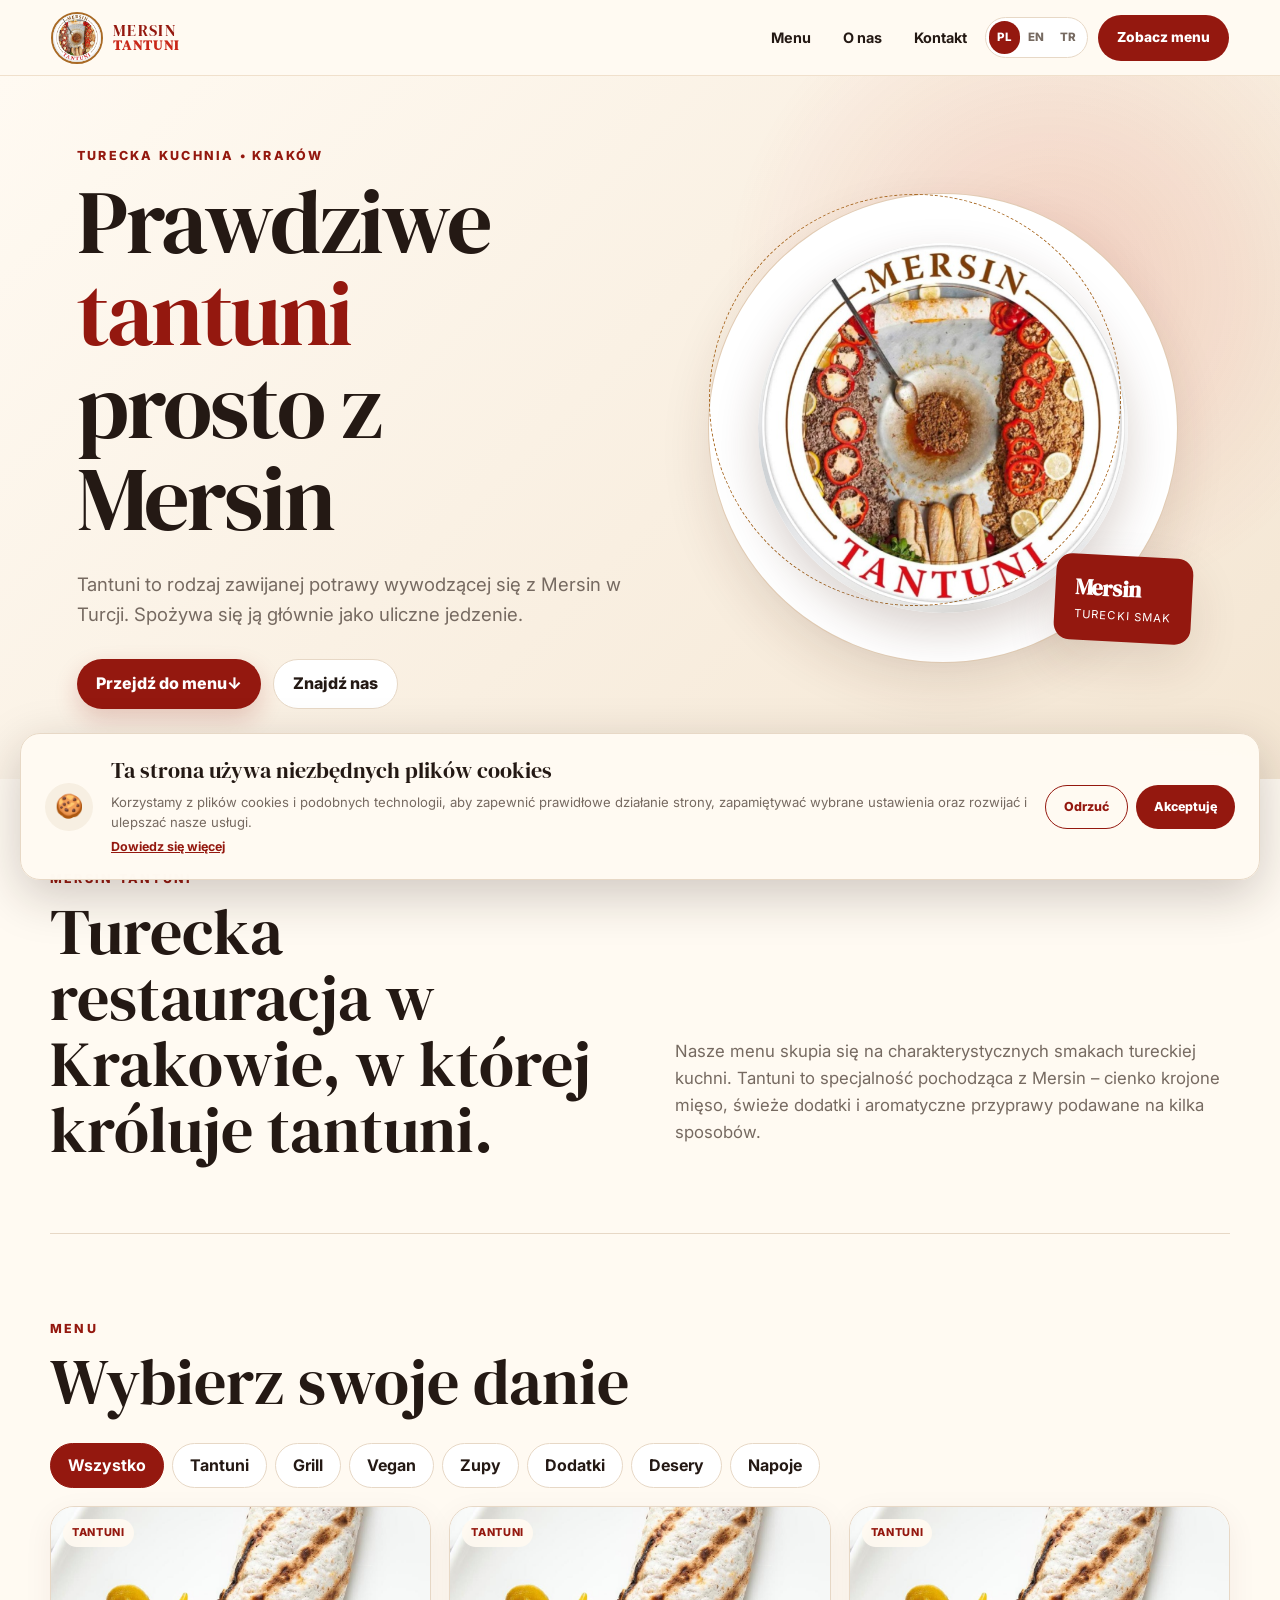
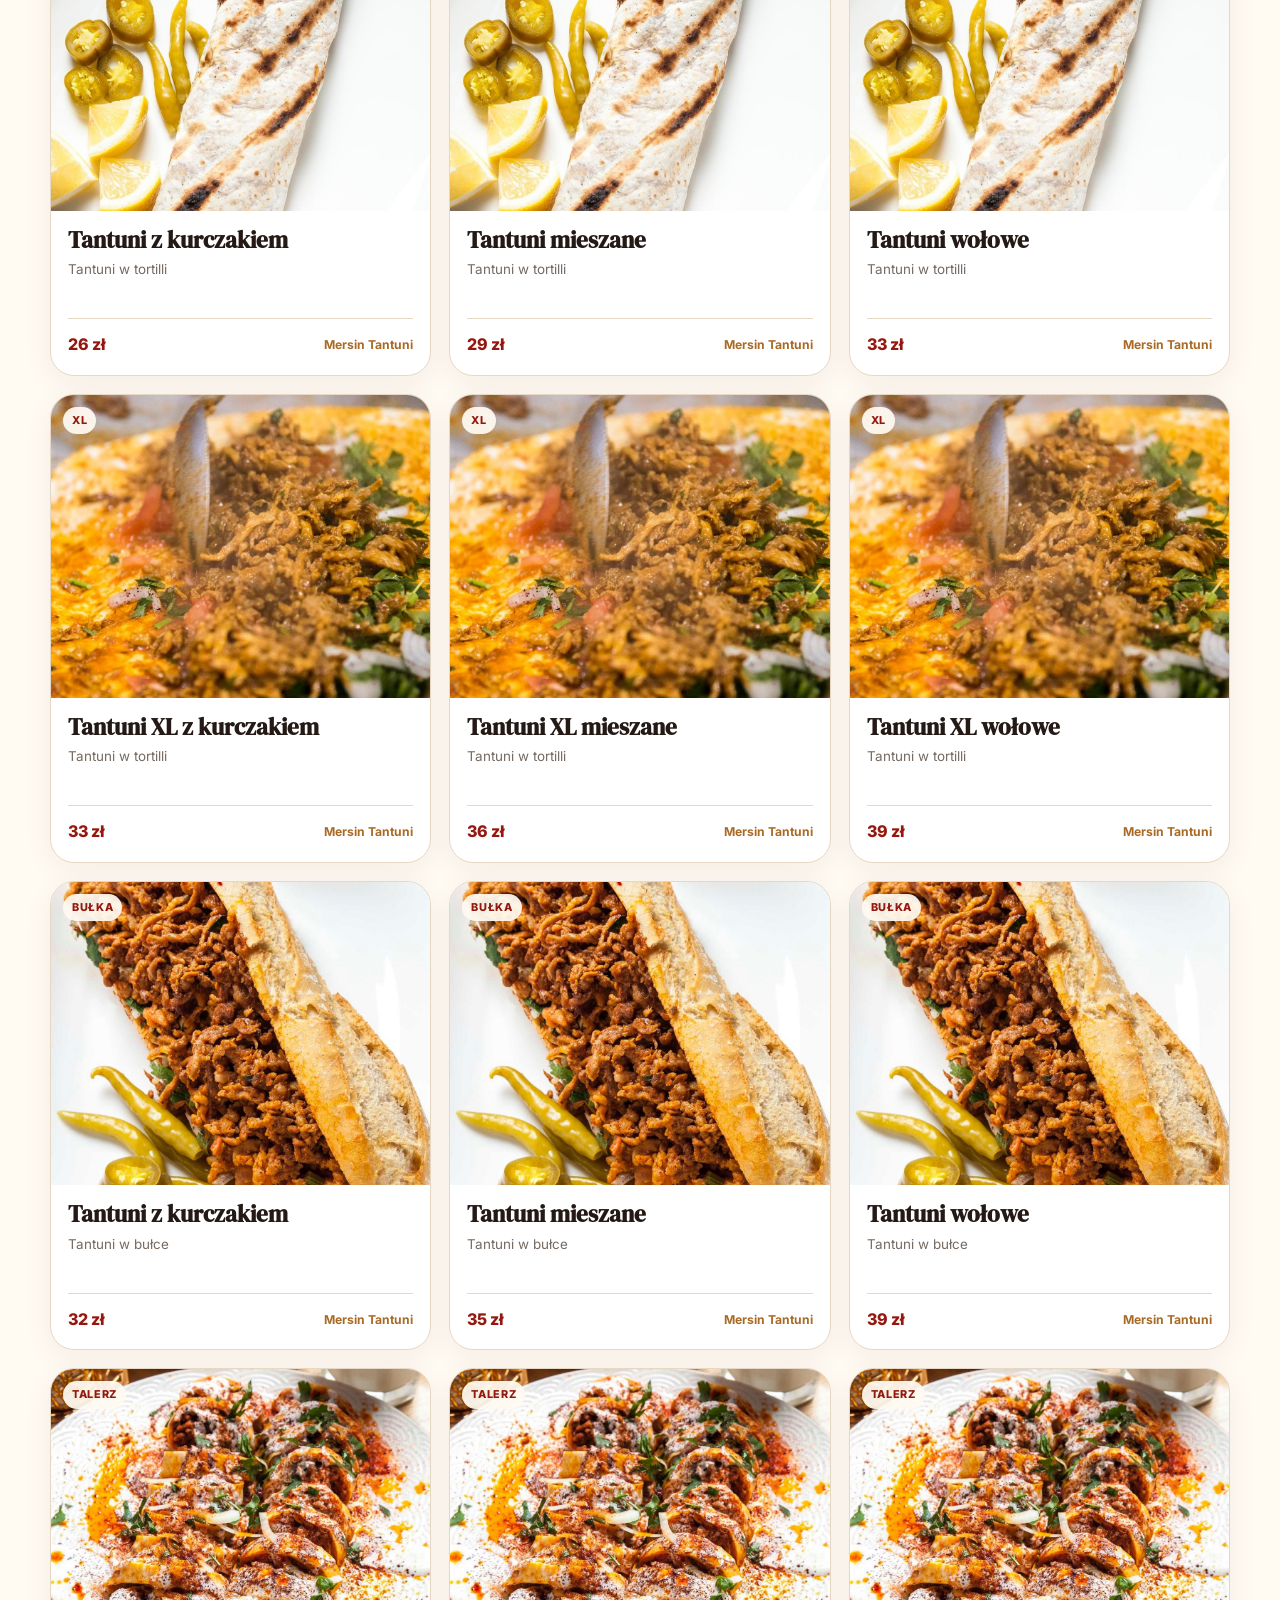
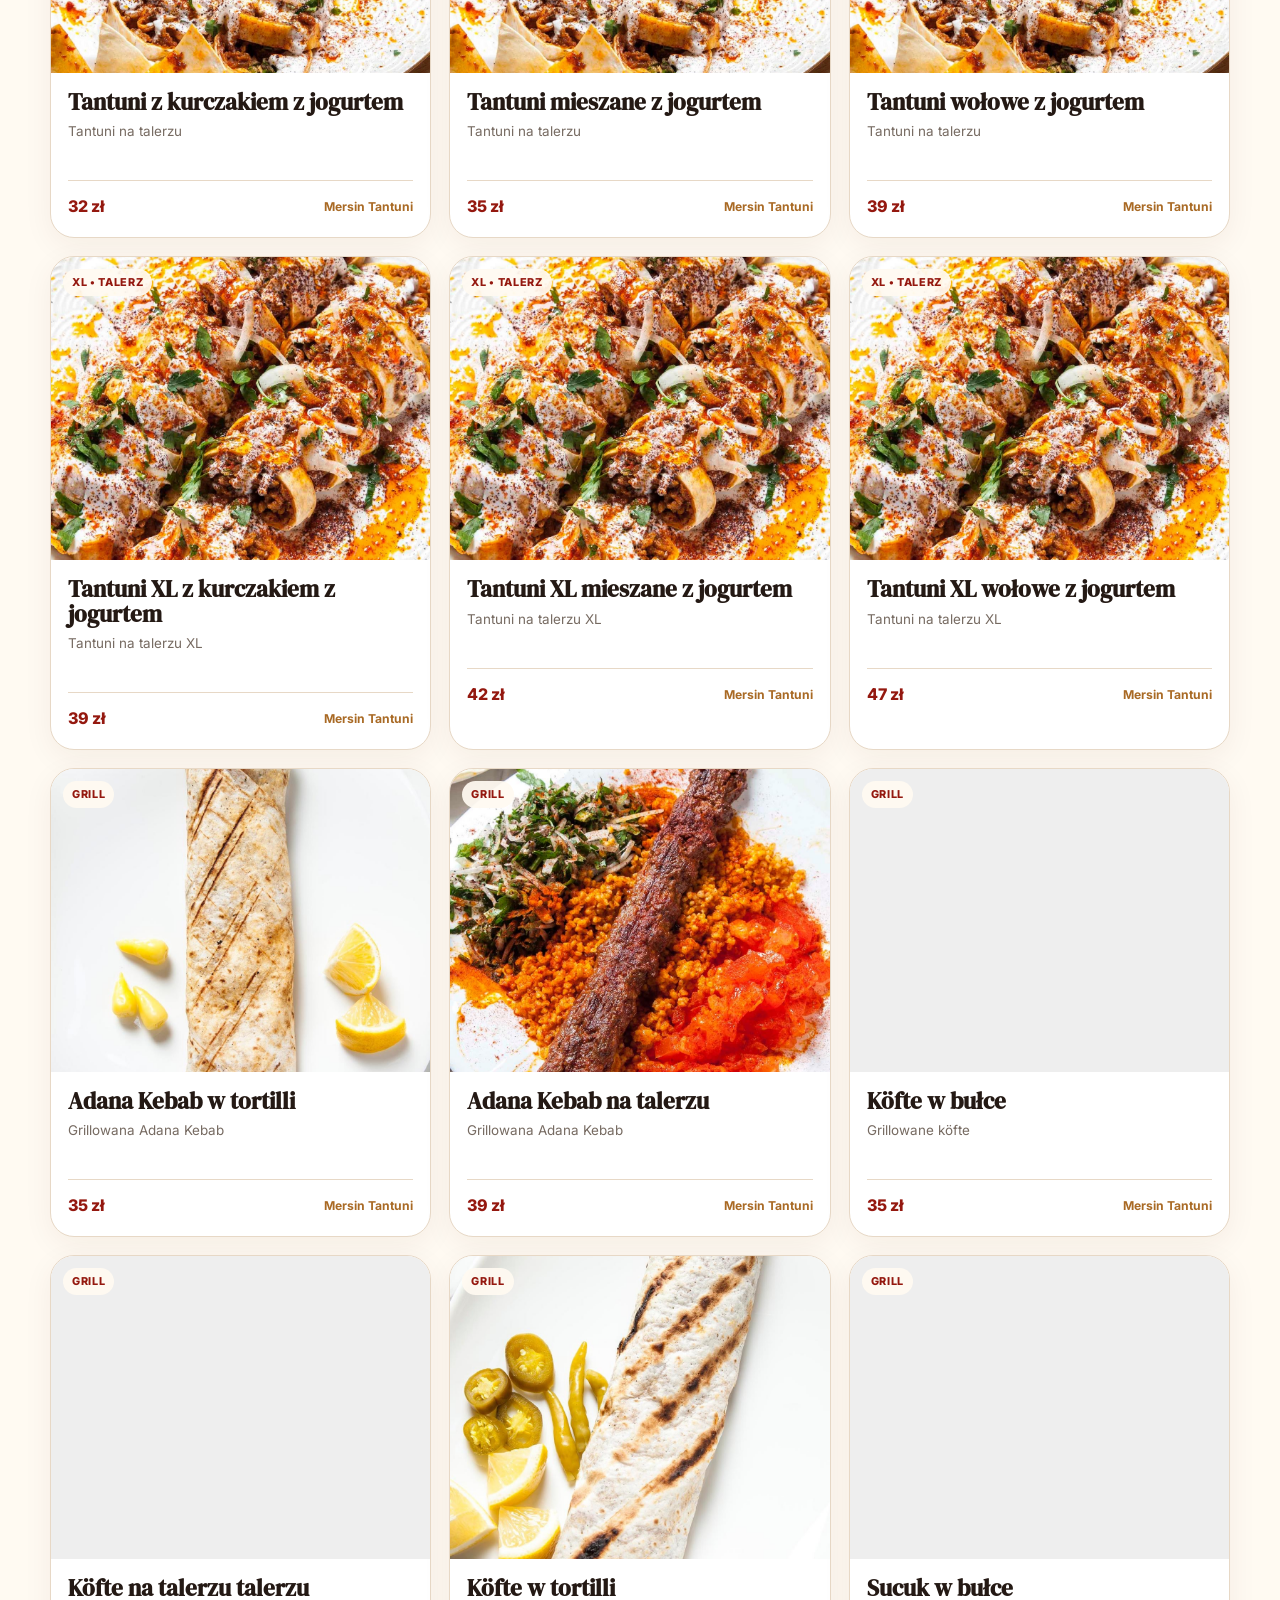
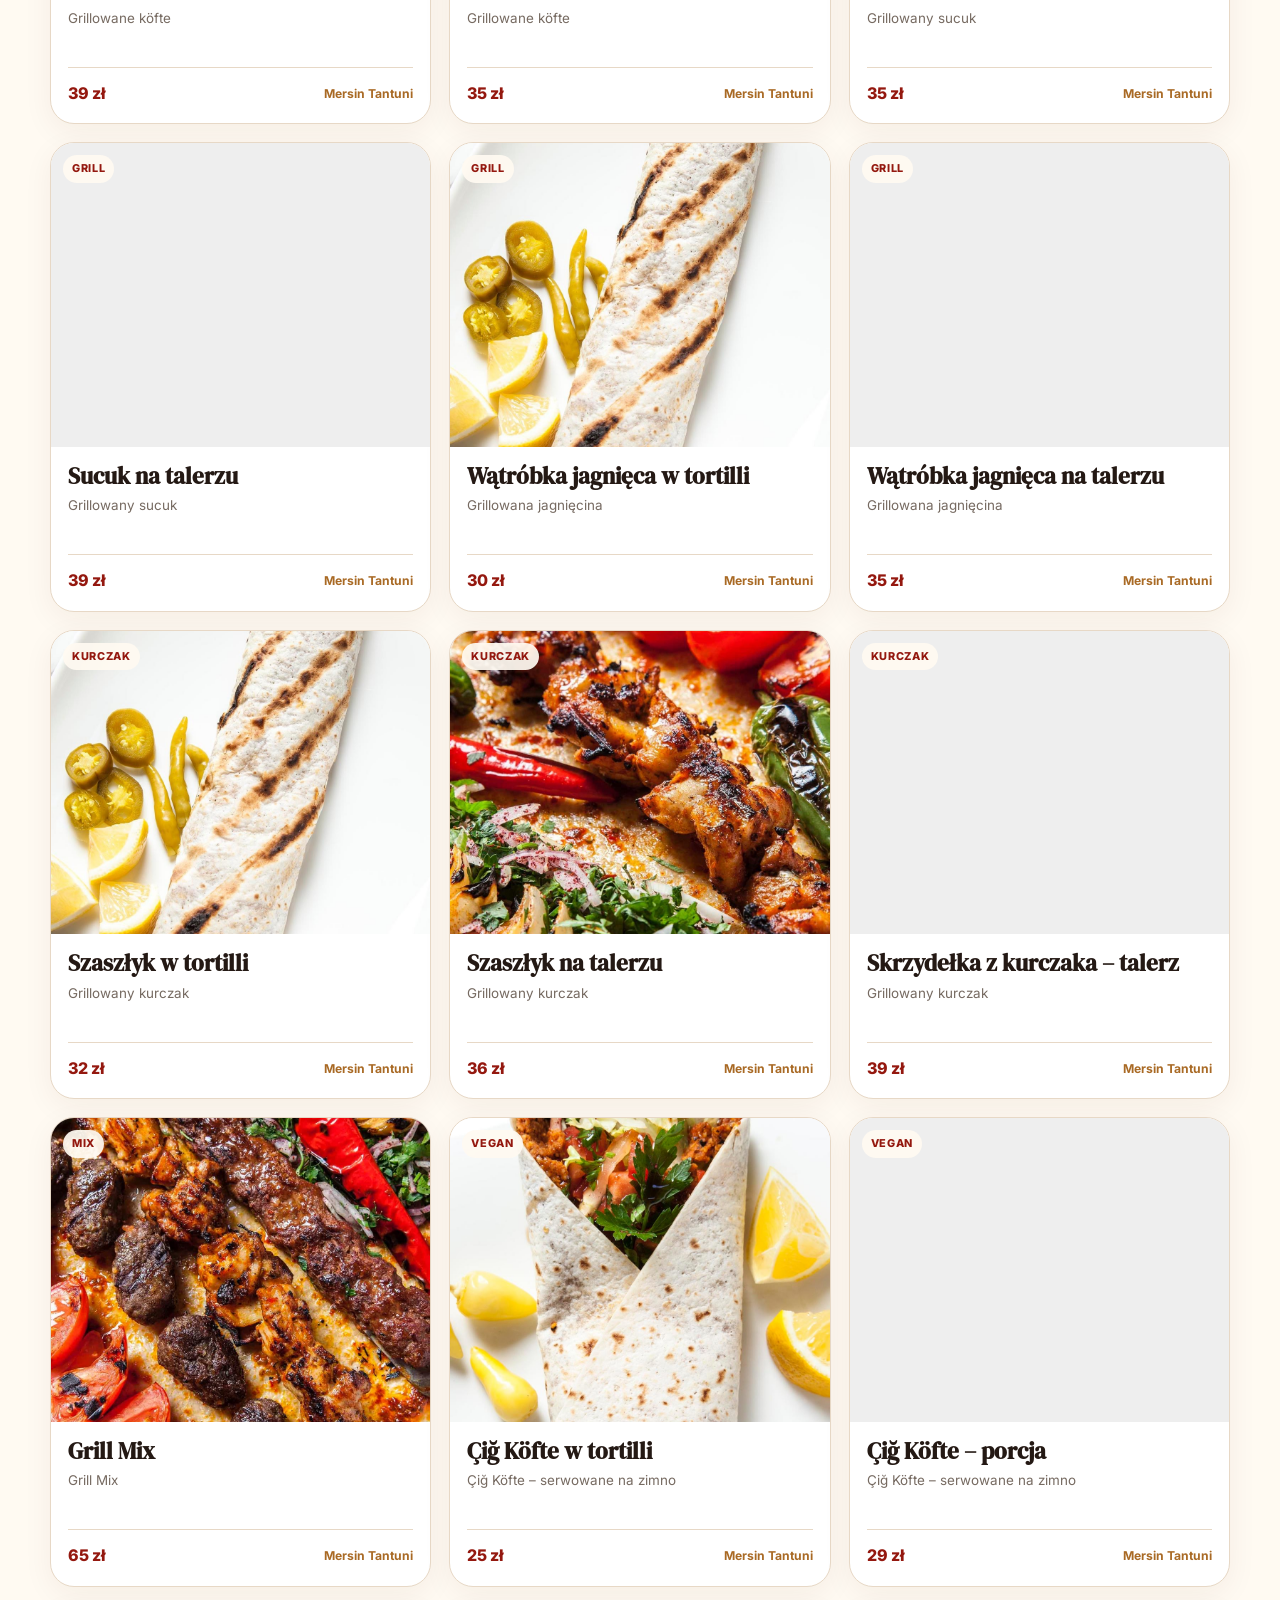
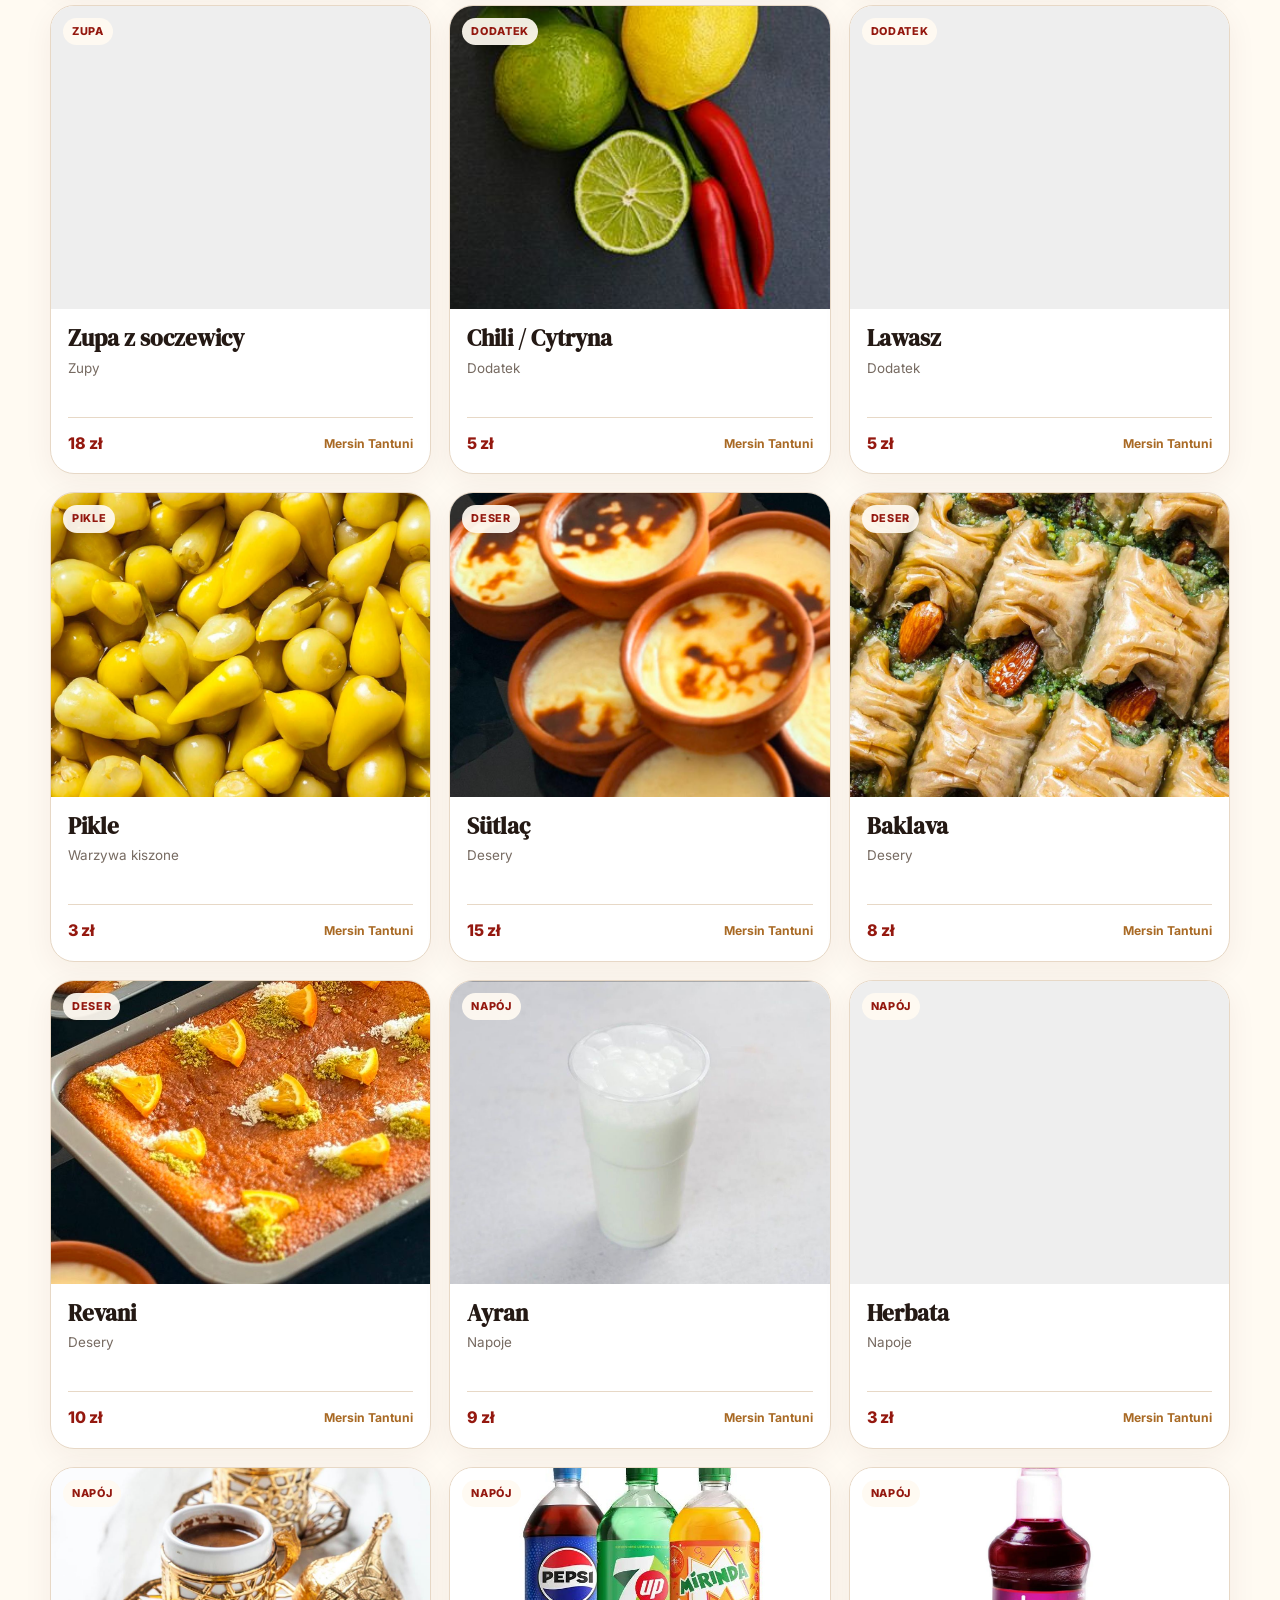
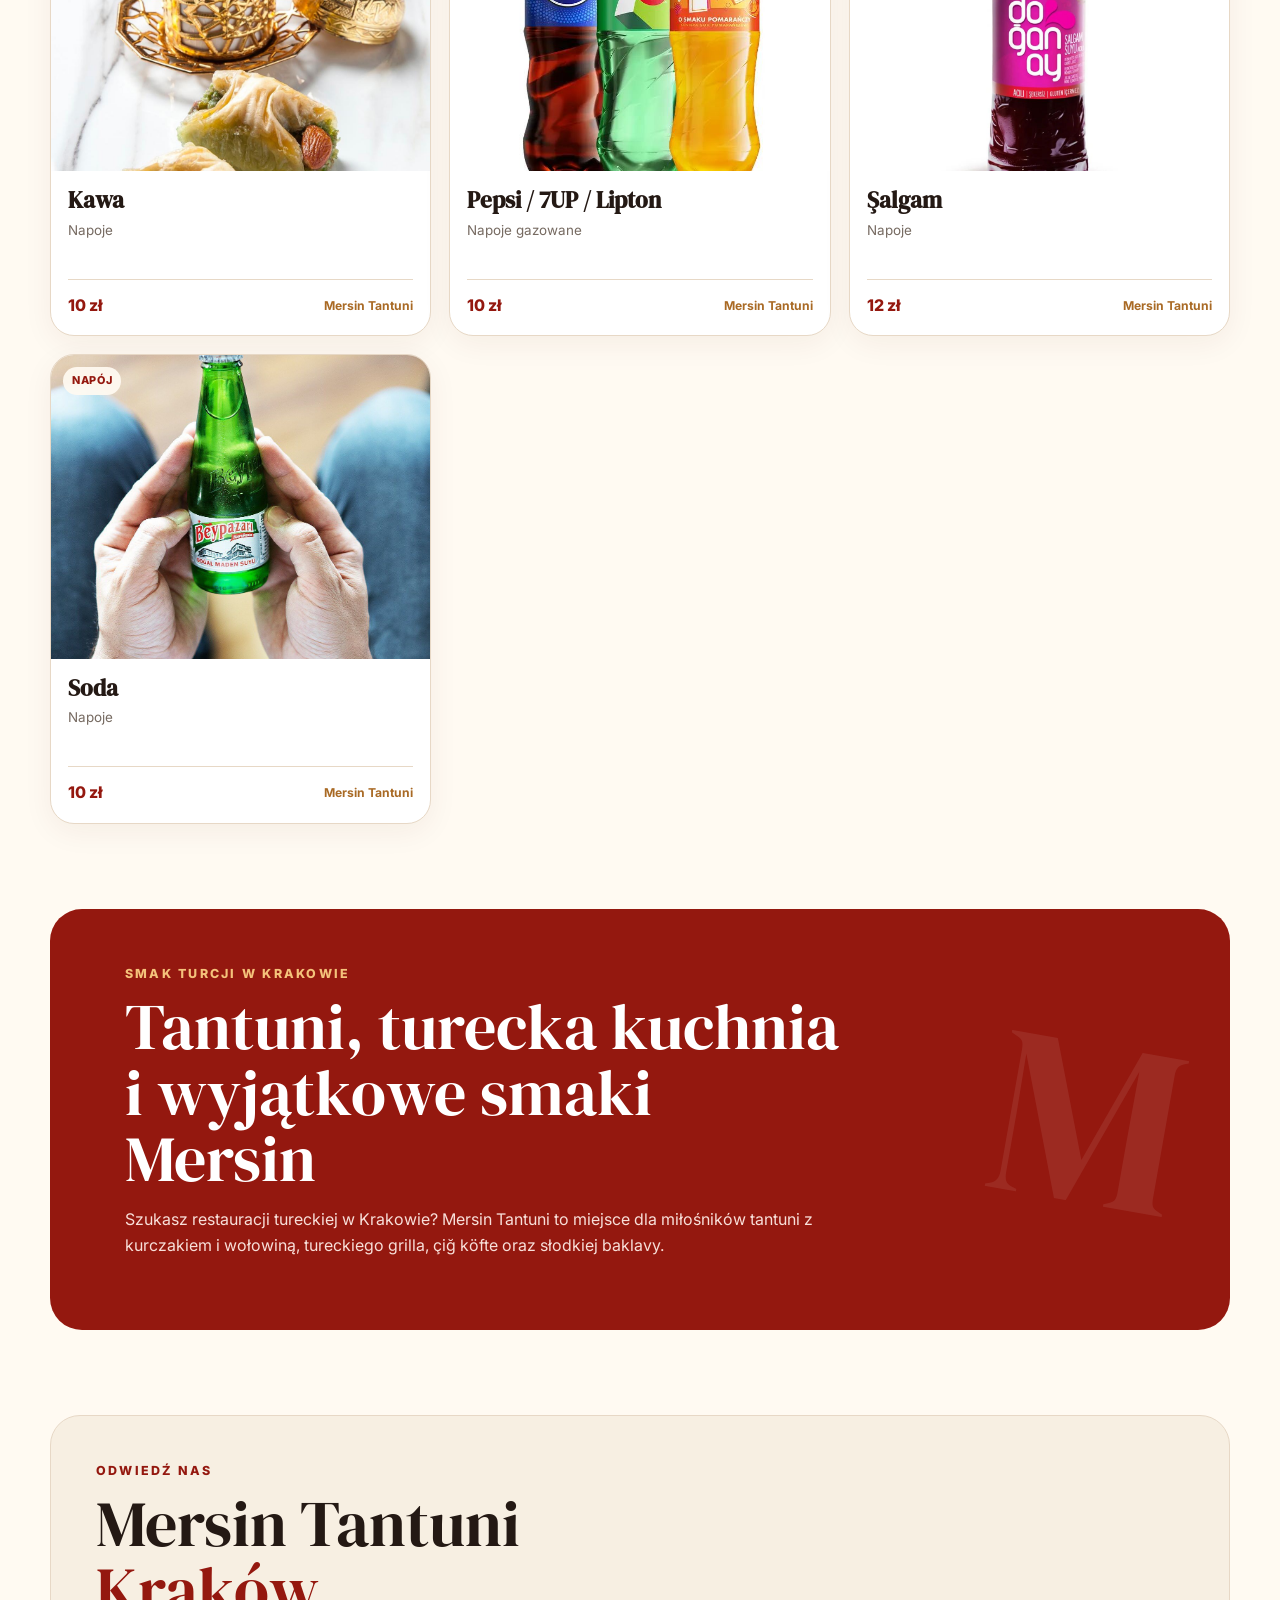
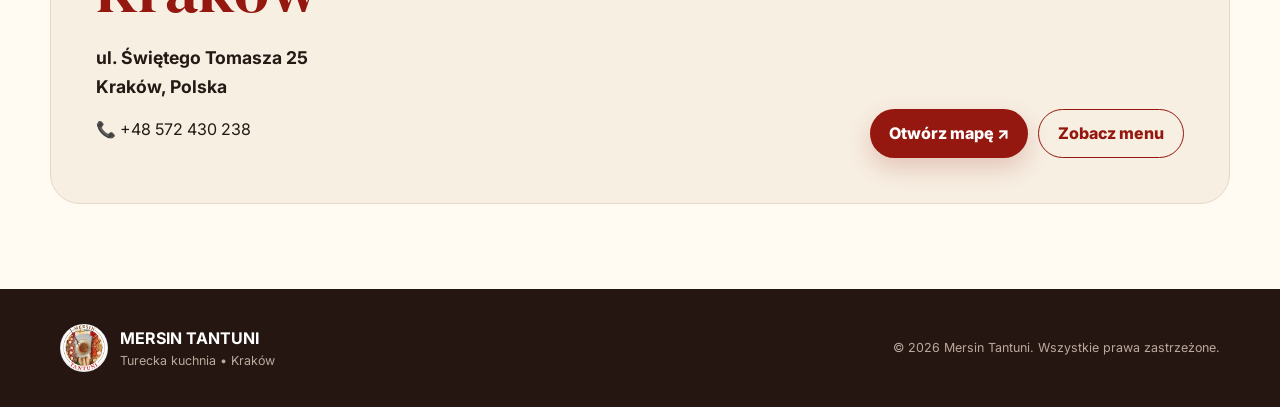
<file: index.html>
<!DOCTYPE html>
<html lang="pl">
<head>
  <meta charset="UTF-8">
  <meta name="viewport" content="width=device-width, initial-scale=1.0, viewport-fit=cover">
  <meta name="theme-color" content="#94180f">
  <meta name="description" content="Mersin Tantuni Kraków – turecka kuchnia, tantuni z kurczakiem i wołowiną, grill, çiğ köfte, baklava i inne tureckie specjały. Świętego Tomasza, Kraków.">
  <meta name="robots" content="index, follow">
  <meta name="author" content="Mersin Tantuni Kraków">
  <link rel="canonical" href="https://mersintantuni.pl/">
  <title>Mersin Tantuni Kraków | Turecka kuchnia i menu</title>
  <meta property="og:type" content="restaurant">
  <meta property="og:title" content="Mersin Tantuni Kraków | Turecka kuchnia i menu">
  <meta property="og:description" content="Tantuni, turecki grill, çiğ köfte, baklava i tureckie napoje w Krakowie.">
  <meta property="og:image" content="assets/logo-mersin-tantuni.jpg">
  <link rel="preconnect" href="https://fonts.googleapis.com">
  <link rel="preconnect" href="https://fonts.gstatic.com" crossorigin>
  <link href="https://fonts.googleapis.com/css2?family=DM+Serif+Display&family=Inter:wght@400;500;600;700;800&display=swap" rel="stylesheet">
  <link rel="stylesheet" href="style.css">
</head>
<body>
<header class="site-header">
  <a class="brand" href="#top" aria-label="Mersin Tantuni - strona główna">
    <img src="assets/logo-mersin-tantuni.jpg" alt="Mersin Tantuni - turecka restauracja w Krakowie">
    <span>MERSIN<br><strong>TANTUNI</strong></span>
  </a>
  <nav class="desktop-nav" aria-label="Główna nawigacja">
    <a href="#menu" data-i18n="nav.menu">Menu</a>
    <a href="#o-nas" data-i18n="nav.about">O nas</a>
    <a href="#kontakt" data-i18n="nav.contact">Kontakt</a>
  </nav>
  <div class="header-right">
    <div class="language-switcher" aria-label="Wybierz język">
      <button class="lang active" data-lang="pl">PL</button>
      <button class="lang" data-lang="en">EN</button>
      <button class="lang" data-lang="tr">TR</button>
    </div>
    <a class="header-cta" href="#menu" data-i18n="nav.cta">Zobacz menu</a>
  </div>
</header>

<main id="top">
  <section class="hero" aria-labelledby="hero-title">
    <div class="hero-copy">
      <p class="eyebrow" data-i18n="hero.eyebrow">Turecka kuchnia • Kraków</p>
      <h1 id="hero-title" data-i18n-html="hero.title">Prawdziwe <span>tantuni</span><br>prosto z Mersin</h1>
      <p class="hero-text" data-i18n="hero.text">Soczyste mięso, świeże warzywa, cytryna i aromatyczne przyprawy. Poznaj smak tureckiego tantuni w samym sercu Krakowa.</p>
      <div class="hero-actions">
        <a class="btn btn-primary" href="#menu" data-i18n="hero.menu">Przejdź do menu <span>↓</span></a>
        <a class="btn btn-light" href="#kontakt" data-i18n="hero.find">Znajdź nas</a>
      </div>
    </div>
    <div class="hero-visual">
      <div class="hero-ring"></div>
      <img src="assets/logo-mersin-tantuni.jpg" alt="Logo Mersin Tantuni" class="hero-logo">
      <div class="hero-badge"><strong>Mersin</strong><span data-i18n="hero.badge">turecki smak</span></div>
    </div>
  </section>

  <section class="intro section" id="o-nas" aria-labelledby="intro-title">
    <div>
      <p class="eyebrow" data-i18n="about.eyebrow">Mersin Tantuni</p>
      <h2 id="intro-title" data-i18n-html="about.title">Turecka restauracja w Krakowie, w której króluje tantuni.</h2>
    </div>
    <p data-i18n="about.text">Nasze menu skupia się na charakterystycznych smakach tureckiej kuchni. Tantuni to specjalność pochodząca z Mersin – cienko krojone mięso, świeże dodatki i aromatyczne przyprawy podawane na kilka sposobów.</p>
  </section>

  <section class="menu-section section" id="menu" aria-labelledby="menu-title">
    <div class="section-heading">
      <div>
        <p class="eyebrow" data-i18n="menu.eyebrow">Menu</p>
        <h2 id="menu-title" data-i18n="menu.title">Wybierz swój tantuni</h2>
      </div>
     
    </div>
    <div class="filters" role="tablist" aria-label="Kategorie menu">
      <button class="filter active" data-filter="all" role="tab" data-i18n="filters.all">Wszystko</button>
      <button class="filter" data-filter="tantuni" role="tab" data-i18n="filters.tantuni">Tantuni</button>
      <button class="filter" data-filter="grill" role="tab" data-i18n="filters.grill">Grill</button>
      <button class="filter" data-filter="vegan" role="tab" data-i18n="filters.vegan">Vegan</button>
      <button class="filter" data-filter="soup" role="tab" data-i18n="filters.soup">Zupy</button>
      <button class="filter" data-filter="extras" role="tab" data-i18n="filters.extras">Dodatki</button>
      <button class="filter" data-filter="dessert" role="tab" data-i18n="filters.dessert">Desery</button>
      <button class="filter" data-filter="drinks" role="tab" data-i18n="filters.drinks">Napoje</button>
    </div>
    <div class="food-grid" id="food-grid"></div>
  </section>

  <section class="seo-banner" aria-label="Turecka kuchnia w Krakowie">
    <div>
      <p class="eyebrow" data-i18n="seo.eyebrow">Smak Turcji w Krakowie</p>
      <h2 data-i18n="seo.title">Tantuni, turecka kuchnia i wyjątkowe smaki Mersin</h2>
      <p data-i18n="seo.text">Szukasz restauracji tureckiej w Krakowie? Mersin Tantuni to miejsce dla miłośników tantuni z kurczakiem i wołowiną, tureckiego grilla, çiğ köfte oraz słodkiej baklavy.</p>
    </div>
    <span class="decor">M</span>
  </section>

  <section class="contact section" id="kontakt" aria-labelledby="contact-title">
    <div class="contact-card">
      <div>
        <p class="eyebrow" data-i18n="contact.eyebrow">Odwiedź nas</p>
        <h2 id="contact-title">Mersin Tantuni<br><span>Kraków</span></h2>
        <p class="address">ul. Świętego Tomasza 25<br>Kraków, Polska</p>
        <p class="phone">
  📞 <a href="tel:+48572430238">+48 572 430 238</a>
</p>
        <p class="small-note" data-i18n="contact.note"></p>
      </div>
      <div class="contact-actions">
      <a class="btn btn-primary"
   href="https://www.google.com/maps/search/?api=1&query=Mersin%20Tantuni%2C%20ul.%20%C5%9Awi%C4%99tego%20Tomasza%2025%2C%20Krak%C3%B3w"
   target="_blank"
   rel="noopener"
   data-i18n="contact.map">
  Otwórz mapę
</a>
        <a class="btn btn-outline" href="#menu" data-i18n="contact.menu">Zobacz menu</a>
      </div>
    </div>
  </section>
</main>

<!-- COOKIE BANNER -->
<div class="cookie-banner" id="cookie-banner" role="dialog" aria-live="polite" aria-label="Informacja o plikach cookies">
  <div class="cookie-content">
    <div class="cookie-icon">🍪</div>

    <div class="cookie-text">
      <h3 data-i18n="cookies.title">Ta strona używa plików cookies</h3>

      <p data-i18n="cookies.text">
          Korzystamy z plików cookies i podobnych technologii, aby zapewnić
  prawidłowe działanie strony, zapamiętywać wybrane ustawienia oraz
  rozwijać i ulepszać nasze usługi.
      </p>

      <button type="button" class="cookie-more" id="cookie-more" data-i18n="cookies.policy">
        Dowiedz się więcej
      </button>
    </div>

    <div class="cookie-details" id="cookie-details" hidden>
      <p data-i18n="cookies.details">
        Pliki cookies to niewielkie pliki zapisywane na urządzeniu podczas
    korzystania ze strony. Mogą być wykorzystywane do zapewnienia
    podstawowych funkcji strony, zapamiętywania ustawień, analizy
    sposobu korzystania z serwisu oraz, za Twoją zgodą, do działań
    marketingowych i personalizacji treści. Zakres wykorzystywanych
    technologii może zmieniać się wraz z rozwojem strony i dostępnych
    usług.
      </p>
    </div>

    <div class="cookie-buttons">
      <button class="cookie-btn cookie-reject" id="cookie-reject"
              data-i18n="cookies.reject">
        Odrzuć
      </button>

      <button class="cookie-btn cookie-accept" id="cookie-accept"
              data-i18n="cookies.accept">
        Akceptuję
      </button>
    </div>
  </div>
</div>


<footer>
  <div class="footer-brand">
    <img src="assets/logo-mersin-tantuni.jpg" alt="Mersin Tantuni">
    <div><strong>MERSIN TANTUNI</strong><span data-i18n="footer.subtitle">Turecka kuchnia • Kraków</span></div>
  </div>
  <p>© <span id="year"></span> Mersin Tantuni. <span data-i18n="footer.rights">Wszystkie prawa zastrzeżone.</span></p>
</footer>
<script src="script.js"></script>
</body>
</html>
</file>
<file: style.css>
:root{--red:#94180f;--red-dark:#681009;--tomato:#c92718;--gold:#a96a25;--cream:#fffaf2;--paper:#f7efe2;--ink:#241914;--muted:#766a61;--white:#fff;--line:#e7d8c6;--shadow:0 20px 50px rgba(77,36,13,.12);--radius:24px}*{box-sizing:border-box}html{scroll-behavior:smooth}body{margin:0;color:var(--ink);background:var(--cream);font-family:Inter,system-ui,sans-serif;line-height:1.6}img{max-width:100%;display:block}a{color:inherit;text-decoration:none}button,a{-webkit-tap-highlight-color:transparent}button{font:inherit}.site-header{position:sticky;top:0;z-index:20;min-height:76px;padding:10px clamp(16px,4vw,52px);display:flex;align-items:center;justify-content:space-between;gap:18px;background:rgba(255,250,242,.94);border-bottom:1px solid rgba(169,106,37,.18);backdrop-filter:blur(16px)}.brand{display:flex;align-items:center;gap:10px;font-family:"DM Serif Display",serif;letter-spacing:.08em;line-height:.85;color:var(--red);flex-shrink:0}.brand img{width:52px;height:52px;object-fit:cover;border-radius:50%;border:2px solid var(--gold)}.brand strong{color:var(--tomato);font-size:.9em}.desktop-nav{display:flex;gap:32px;margin-left:auto;font-size:.9rem;font-weight:700}.desktop-nav a:hover{color:var(--red)}.header-right{display:flex;align-items:center;gap:10px}.header-cta,.btn{display:inline-flex;align-items:center;justify-content:center;min-height:46px;padding:11px 19px;border-radius:999px;font-weight:800;transition:.2s ease}.header-cta{background:var(--red);color:var(--white);font-size:.86rem}.header-cta:hover{transform:translateY(-2px);background:var(--red-dark)}.language-switcher{display:flex;align-items:center;padding:3px;background:var(--white);border:1px solid var(--line);border-radius:999px}.lang{border:0;background:transparent;color:var(--muted);font-size:.72rem;font-weight:800;padding:7px 8px;border-radius:999px;cursor:pointer}.lang.active{background:var(--red);color:#fff}.hero{min-height:650px;padding:70px clamp(20px,6vw,90px);display:grid;grid-template-columns:1.05fr .95fr;gap:30px;align-items:center;overflow:hidden;background:radial-gradient(circle at 82% 30%,rgba(201,39,24,.16),transparent 28%),linear-gradient(135deg,#fffaf2 0%,#f4e6d3 100%)}.hero-copy{max-width:690px}.eyebrow{margin:0 0 10px;color:var(--red);font-size:.78rem;font-weight:800;letter-spacing:.18em;text-transform:uppercase}h1,h2{font-family:"DM Serif Display",Georgia,serif;font-weight:400;line-height:1.03}h1{font-size:clamp(3.2rem,7vw,6.5rem);margin:0 0 25px;letter-spacing:-.025em}h1 span,h2 span{color:var(--red)}.hero-text{max-width:570px;color:var(--muted);font-size:clamp(1rem,1.8vw,1.16rem)}.hero-actions{display:flex;flex-wrap:wrap;gap:12px;margin-top:30px}.btn-primary{background:var(--red);color:var(--white);box-shadow:0 10px 25px rgba(148,24,15,.2)}.btn-primary:hover{transform:translateY(-2px);background:var(--red-dark)}.btn-light{background:var(--white);border:1px solid var(--line)}.btn-outline{border:1px solid var(--red);color:var(--red);background:transparent}.hero-visual{position:relative;min-height:510px;display:grid;place-items:center}.hero-ring{width:min(470px,82vw);aspect-ratio:1;border-radius:50%;background:#fff;border:1px solid rgba(169,106,37,.35);box-shadow:var(--shadow)}.hero-ring:before{content:"";position:absolute;width:min(410px,72vw);aspect-ratio:1;border:1px dashed var(--gold);border-radius:50%}.hero-logo{position:absolute;width:min(370px,65vw);aspect-ratio:1;object-fit:cover;border-radius:50%;mix-blend-mode:multiply;box-shadow:0 18px 45px rgba(69,29,8,.2)}.hero-badge{position:absolute;right:2%;bottom:8%;display:flex;flex-direction:column;padding:16px 20px;background:var(--red);color:#fff;border-radius:16px;transform:rotate(3deg);box-shadow:var(--shadow)}.hero-badge strong{font-family:"DM Serif Display",serif;font-size:1.4rem}.hero-badge span{font-size:.7rem;text-transform:uppercase;letter-spacing:.1em}.section{width:min(1180px,calc(100% - 36px));margin:auto}.intro{padding:90px 0 70px;display:grid;grid-template-columns:1fr 1fr;gap:70px;border-bottom:1px solid var(--line)}h2{font-size:clamp(2.4rem,5vw,4.2rem);margin:0}.intro>p{color:var(--muted);font-size:1.05rem;max-width:560px;align-self:end}.menu-section{padding:85px 0}.section-heading{display:flex;align-items:end;justify-content:space-between;gap:30px;margin-bottom:28px}.section-note{color:var(--muted);margin:0;font-size:.9rem}.filters{display:flex;gap:8px;overflow-x:auto;padding-bottom:18px;scrollbar-width:none}.filters::-webkit-scrollbar{display:none}.filter{flex:0 0 auto;border:1px solid var(--line);background:var(--white);color:var(--ink);padding:9px 17px;border-radius:999px;cursor:pointer;font-weight:700}.filter.active,.filter:hover{background:var(--red);border-color:var(--red);color:#fff}.food-grid{display:grid;grid-template-columns:repeat(3,minmax(0,1fr));gap:18px}.food-card{overflow:hidden;background:var(--white);border:1px solid var(--line);border-radius:var(--radius);box-shadow:0 8px 30px rgba(77,36,13,.06);transition:transform .25s ease,box-shadow .25s ease}.food-card:hover{transform:translateY(-5px);box-shadow:var(--shadow)}.food-image-wrap{position:relative;aspect-ratio:1.25/1;overflow:hidden;background:#eee}.food-image-wrap img{width:100%;height:100%;object-fit:cover;transition:transform .45s ease}.food-card:hover .food-image-wrap img{transform:scale(1.05)}.food-tag{position:absolute;left:12px;top:12px;background:rgba(255,250,242,.93);color:var(--red);padding:5px 9px;border-radius:999px;font-size:.68rem;font-weight:800;text-transform:uppercase;letter-spacing:.06em}.food-content{padding:17px}.food-content h3{margin:0 0 7px;font-family:"DM Serif Display",serif;font-size:1.45rem;line-height:1.05}.food-content p{margin:0;color:var(--muted);font-size:.84rem;min-height:44px}.food-bottom{display:flex;align-items:center;justify-content:space-between;gap:10px;margin-top:15px;padding-top:13px;border-top:1px solid var(--line)}.price{color:var(--red);font-weight:800}.details{font-size:.76rem;font-weight:700;color:var(--gold)}.seo-banner{position:relative;width:min(1180px,calc(100% - 36px));margin:0 auto 85px;padding:55px clamp(25px,6vw,75px);overflow:hidden;background:var(--red);color:#fff;border-radius:32px}.seo-banner .eyebrow{color:#f4c27b}.seo-banner h2{max-width:720px}.seo-banner p:not(.eyebrow){max-width:710px;color:#f8dfd9}.decor{position:absolute;right:4%;top:50%;transform:translateY(-50%) rotate(10deg);font-family:"DM Serif Display",serif;font-size:15rem;line-height:1;color:rgba(255,255,255,.08)}.contact{padding-bottom:85px}.contact-card{display:grid;grid-template-columns:1fr auto;align-items:end;gap:30px;padding:45px;background:var(--paper);border:1px solid var(--line);border-radius:30px}.address{font-size:1.1rem;font-weight:700;margin:22px 0 8px}.small-note{color:var(--muted);font-size:.82rem;max-width:500px}.contact-actions{display:flex;flex-wrap:wrap;gap:10px;justify-content:flex-end}footer{padding:35px clamp(18px,5vw,60px);background:#251612;color:#f7e8d8;display:flex;justify-content:space-between;align-items:center;gap:20px}.footer-brand{display:flex;align-items:center;gap:12px}.footer-brand img{width:48px;height:48px;border-radius:50%;object-fit:cover}.footer-brand div{display:flex;flex-direction:column}.footer-brand strong{color:#fff}.footer-brand span,footer>p{color:#bba99d;font-size:.78rem}
@media(max-width:900px){.hero{grid-template-columns:1fr;text-align:center;padding-top:55px}.hero-copy{margin:auto}.hero-actions{justify-content:center}.hero-visual{min-height:390px;margin-top:-10px}.intro{grid-template-columns:1fr;gap:20px;padding-top:65px}.food-grid{grid-template-columns:repeat(2,minmax(0,1fr))}.section-heading{align-items:start;flex-direction:column;gap:10px}.contact-card{grid-template-columns:1fr}.contact-actions{justify-content:flex-start}}
@media(max-width:700px){.site-header{height:67px;padding:8px 12px}.brand img{width:44px;height:44px}.brand{font-size:.78rem}.desktop-nav{display:none}.header-right{margin-left:auto}.header-cta{display:none}.lang{padding:7px 7px;font-size:.68rem}.hero{min-height:auto;padding:45px 18px 25px}h1{font-size:clamp(3rem,15vw,4.6rem)}.hero-visual{min-height:330px}.hero-ring{width:300px}.hero-ring:before{width:260px}.hero-logo{width:235px}.hero-badge{right:2%;bottom:1%;padding:10px 13px}.hero-badge strong{font-size:1.05rem}.section,.seo-banner{width:min(100% - 24px,1180px)}.intro{padding:55px 0 45px}.menu-section{padding:55px 0}.food-grid{grid-template-columns:repeat(2,minmax(0,1fr));gap:10px}.food-content{padding:12px}.food-content h3{font-size:1.18rem}.food-content p{font-size:.73rem;min-height:48px;line-height:1.45}.food-bottom{margin-top:10px;padding-top:9px}.price{font-size:.8rem}.details{font-size:.64rem}.food-tag{font-size:.57rem;left:7px;top:7px}.seo-banner{margin-bottom:55px;padding:40px 23px;border-radius:24px}.decor{font-size:9rem;right:-10px}.contact{padding-bottom:55px}.contact-card{padding:30px 22px;border-radius:24px}.contact-actions .btn{width:100%}footer{flex-direction:column;align-items:flex-start}}
@media(max-width:380px){.food-content h3{font-size:1.05rem}.food-content p{font-size:.68rem}}


.image-placeholder {
  width: 100%;
  height: 100%;
  min-height: 150px;
  display: flex;
  flex-direction: column;
  align-items: center;
  justify-content: center;
  gap: 6px;
  background:
    linear-gradient(135deg, rgba(148,24,15,.045), rgba(169,106,37,.09)),
    repeating-linear-gradient(45deg, transparent, transparent 10px, rgba(169,106,37,.035) 10px, rgba(169,106,37,.035) 20px);
  border: 1px dashed rgba(148,24,15,.28);
  color: var(--gold);
}
.image-placeholder span {
  width: 42px;
  height: 42px;
  display: grid;
  place-items: center;
  border: 1px solid rgba(148,24,15,.25);
  border-radius: 50%;
  font-size: 1.6rem;
  font-weight: 300;
}
.image-placeholder small {
  font-size: .68rem;
  font-weight: 700;
  text-transform: uppercase;
  letter-spacing: .08em;
}
.food-image-wrap .image-placeholder + .food-tag { z-index: 2; }


/* =========================
   COOKIE BANNER
   ========================= */

.cookie-banner {
  position: fixed;
  left: 20px;
  right: 20px;
  bottom: 20px;
  z-index: 9999;

  background: rgba(255, 250, 242, 0.98);
  border: 1px solid var(--line);
  border-radius: 20px;

  box-shadow: 0 15px 50px rgba(36, 25, 20, 0.22);

  padding: 20px 24px;

  backdrop-filter: blur(15px);

  transform: translateY(120%);
  opacity: 0;
  pointer-events: none;

  transition: transform 0.35s ease, opacity 0.35s ease;
}

.cookie-banner.show {
  transform: translateY(0);
  opacity: 1;
  pointer-events: auto;
}

.cookie-content {
  max-width: 1200px;
  margin: 0 auto;

  display: flex;
  align-items: center;
  gap: 18px;
}

.cookie-icon {
  width: 48px;
  height: 48px;

  flex: 0 0 48px;

  display: flex;
  align-items: center;
  justify-content: center;

  background: var(--paper);
  border-radius: 50%;

  font-size: 23px;
}

.cookie-text {
  flex: 1;
}

.cookie-text h3 {
  margin: 0 0 4px;

  font-family: "DM Serif Display", Georgia, serif;

  font-size: 1.35rem;
  font-weight: 400;

  color: var(--ink);
}

.cookie-text p {
  margin: 0;

  color: var(--muted);

  font-size: 0.82rem;
  line-height: 1.5;
}

.cookie-text a {
  display: inline-block;

  margin-top: 5px;

  color: var(--red);

  font-size: 0.78rem;
  font-weight: 700;

  text-decoration: underline;
}

.cookie-buttons {
  display: flex;
  gap: 8px;
  flex-shrink: 0;
}

.cookie-btn {
  border: 0;
  border-radius: 999px;

  padding: 11px 18px;

  font-size: 0.78rem;
  font-weight: 800;

  cursor: pointer;

  transition: 0.2s ease;
}

.cookie-reject {
  background: transparent;
  color: var(--red);

  border: 1px solid var(--red);
}

.cookie-reject:hover {
  background: var(--paper);
}

.cookie-accept {
  background: var(--red);
  color: white;
}

.cookie-accept:hover {
  background: var(--red-dark);
  transform: translateY(-1px);
}


/* MOBILE */

@media (max-width: 640px) {

  .cookie-banner {
    left: 10px;
    right: 10px;
    bottom: 10px;

    padding: 18px;
    border-radius: 18px;
  }

  .cookie-content {
    align-items: flex-start;
    flex-wrap: wrap;
    gap: 12px;
  }

  .cookie-icon {
    width: 42px;
    height: 42px;
    flex-basis: 42px;
    font-size: 20px;
  }

  .cookie-text {
    width: calc(100% - 58px);
  }

  .cookie-text h3 {
    font-size: 1.15rem;
  }

  .cookie-text p {
    font-size: 0.75rem;
  }

  .cookie-buttons {
    width: 100%;
    margin-top: 5px;
  }

  .cookie-btn {
    flex: 1;
    min-height: 42px;
  }
}.cookie-more {
  display: inline-block;
  margin-top: 5px;
  padding: 0;
  border: 0;
  background: transparent;
  color: var(--red);
  font: inherit;
  font-size: .78rem;
  font-weight: 700;
  text-decoration: underline;
  cursor: pointer;
}

.cookie-details {
  flex-basis: 100%;
  padding: 12px 0 0 66px;
  color: var(--muted);
  font-size: .78rem;
  line-height: 1.5;
}

.cookie-details[hidden] {
  display: none;
}

@media (max-width: 640px) {
  .cookie-details {
    padding-left: 0;
  }
}
</file>
